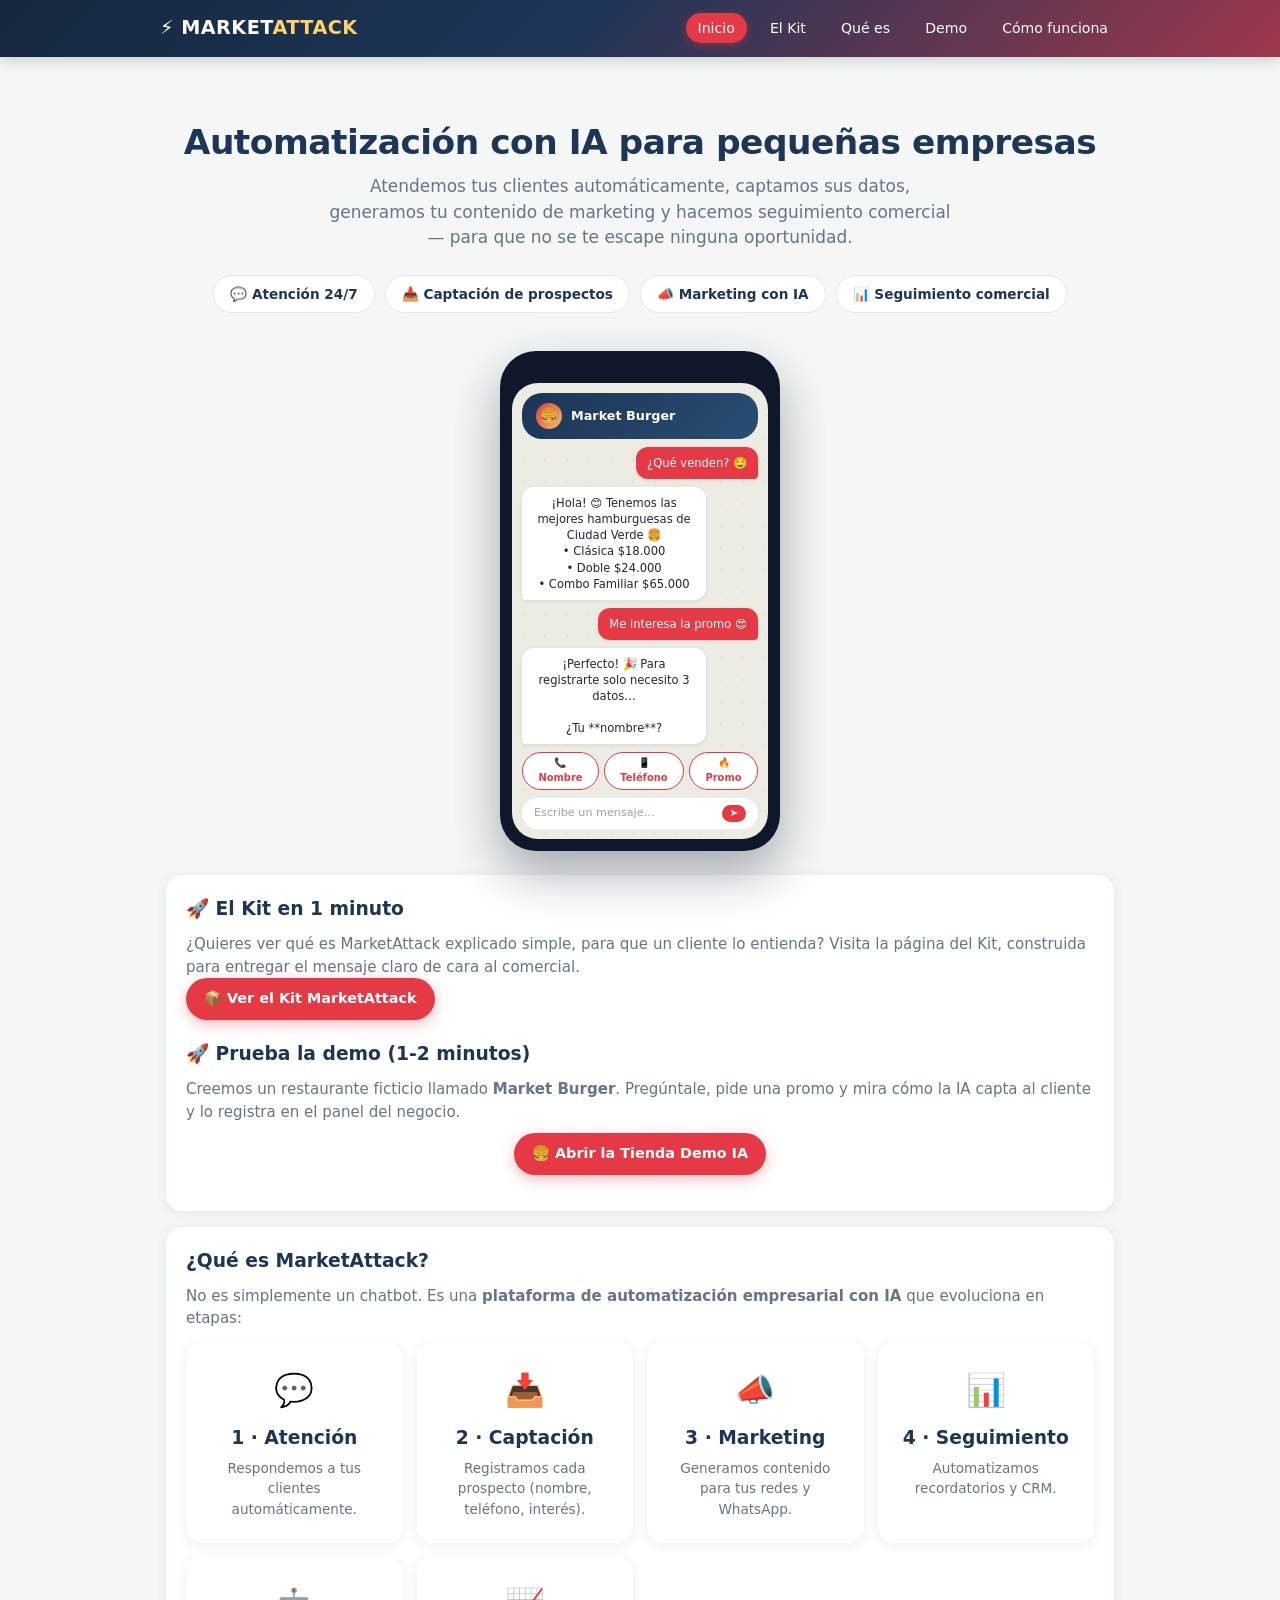
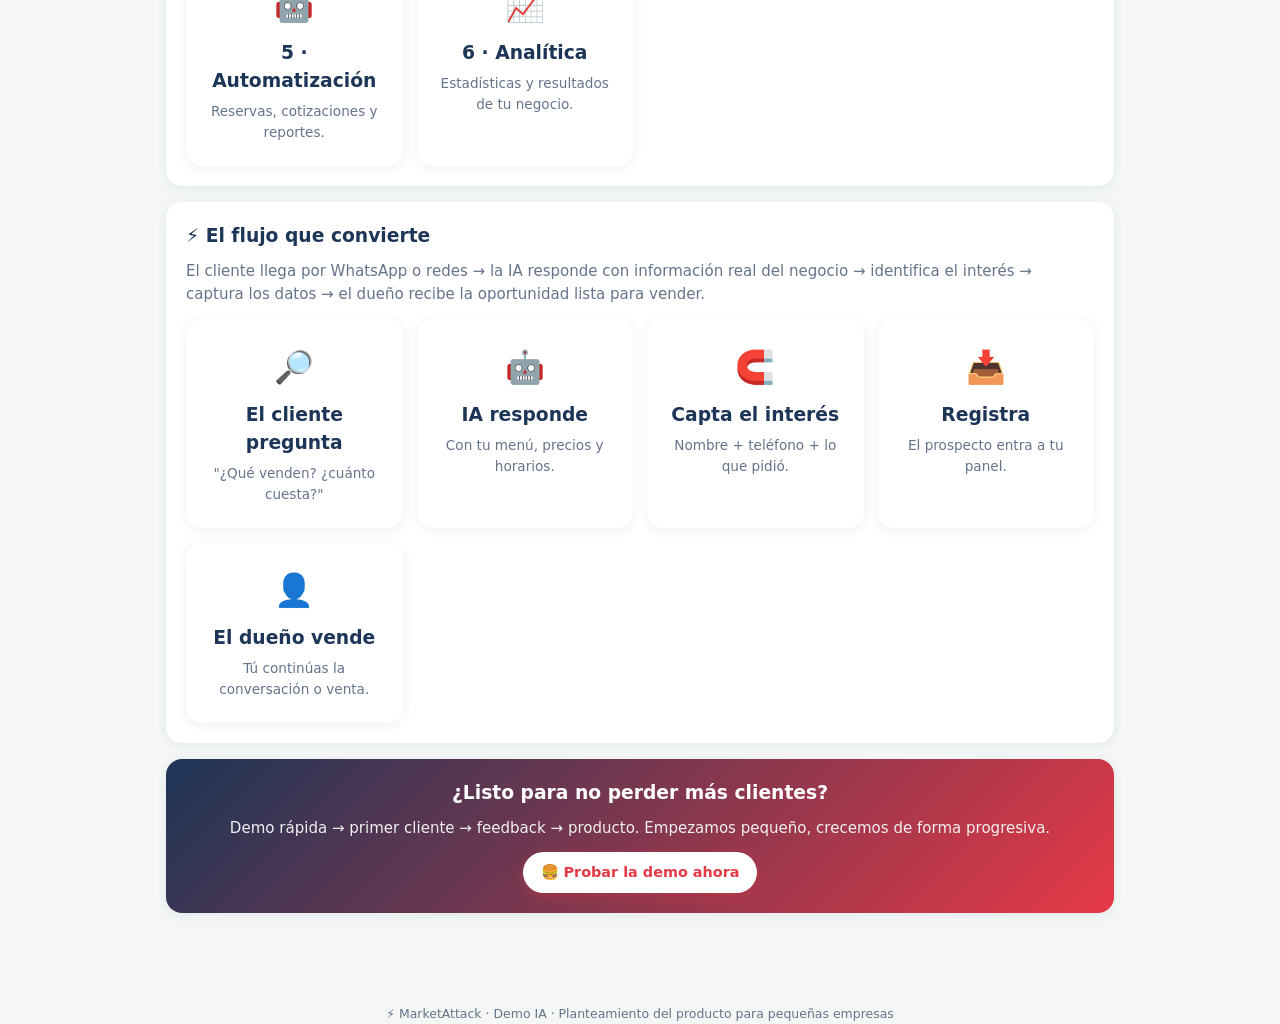
<file: 02_DEMO/index.html>
<!DOCTYPE html>
<html lang="es">
<head>
<meta charset="UTF-8">
<meta name="viewport" content="width=device-width, initial-scale=1.0">
<title>MarketAttack — Automatización empresarial con IA</title>
<link rel="stylesheet" href="assets/style.css">
</head>
<body>

<header>
  <div class="contenedor-header">
    <div class="logo">⚡ MARKET<span>ATTACK</span></div>
    <nav>
      <a href="#inicio" class="activo">Inicio</a>
      <a href="kit.html">El Kit</a>
      <a href="#que-es">Qué es</a>
      <a href="#demo">Demo</a>
      <a href="#como-funciona">Cómo funciona</a>
    </nav>
  </div>
</header>

<div class="contenedor contenedor-ancho">

  <!-- HERO -->
  <section class="hero" id="inicio">
    <h1>Automatización con IA para pequeñas empresas</h1>
    <p>Atendemos tus clientes automáticamente, captamos sus datos, generamos tu contenido de marketing y hacemos seguimiento comercial — para que no se te escape ninguna oportunidad.</p>
    <div class="badges">
      <span class="badge">💬 Atención 24/7</span>
      <span class="badge">📥 Captación de prospectos</span>
      <span class="badge">📣 Marketing con IA</span>
      <span class="badge">📊 Seguimiento comercial</span>
    </div>
    <div class="disp-mockup">
      <div class="telefono">
        <div class="notch"></div>
        <div class="pantalla">
          <div class="mini-cab">
            <div class="av">🍔</div>
            <span>Market Burger</span>
          </div>
          <div class="burbuja-min cliente">¿Qué venden? 🤤</div>
          <div class="burbuja-min">¡Hola! 😊 Tenemos las mejores hamburguesas de Ciudad Verde 🍔<br>• Clásica $18.000<br>• Doble $24.000<br>• Combo Familiar $65.000</div>
          <div class="burbuja-min cliente">Me interesa la promo 😍</div>
          <div class="burbuja-min">¡Perfecto! 🎉 Para registrarte solo necesito 3 datos…<br><br>¿Tu **nombre**?</div>
          <div class="min-chips"><span>📞 Nombre</span><span>📱 Teléfono</span><span>🔥 Promo</span></div>
          <div class="min-campo"><span>Escribe un mensaje…</span><b>➤</b></div>
        </div>
      </div>
    </div>
  </section>

  <!-- DEMO -->
  <section id="demo" class="panel-card">
    <h3>🚀 El Kit en 1 minuto</h3>
    <p>¿Quieres ver qué es MarketAttack explicado simple, para que un cliente lo entienda? Visita la página del Kit, construida para entregar el mensaje claro de cara al comercial.</p>
    <a class="tab activo" href="kit.html" style="display:inline-block;">📦 Ver el Kit MarketAttack</a>
    <h3 style="margin-top:20px;">🚀 Prueba la demo (1-2 minutos)</h3>
    <p>Creemos un restaurante ficticio llamado <strong>Market Burger</strong>. Pregúntale, pide una promo y mira cómo la IA capta al cliente y lo registra en el panel del negocio.</p>
    <div class="tabs" style="justify-content:center;">
      <a class="tab activo" href="tienda.html">🍔 Abrir la Tienda Demo IA</a>
    </div>
  </section>

  <!-- QUÉ ES -->
  <section id="que-es" class="panel-card">
    <h3>¿Qué es MarketAttack?</h3>
    <p>No es simplemente un chatbot. Es una <strong>plataforma de automatización empresarial con IA</strong> que evoluciona en etapas:</p>
    <div class="grid-demo" style="margin-top:12px;">
      <div class="card-demo"><div class="icono">💬</div><h3>1 · Atención</h3><p>Respondemos a tus clientes automáticamente.</p></div>
      <div class="card-demo"><div class="icono">📥</div><h3>2 · Captación</h3><p>Registramos cada prospecto (nombre, teléfono, interés).</p></div>
      <div class="card-demo"><div class="icono">📣</div><h3>3 · Marketing</h3><p>Generamos contenido para tus redes y WhatsApp.</p></div>
      <div class="card-demo"><div class="icono">📊</div><h3>4 · Seguimiento</h3><p>Automatizamos recordatorios y CRM.</p></div>
      <div class="card-demo"><div class="icono">🤖</div><h3>5 · Automatización</h3><p>Reservas, cotizaciones y reportes.</p></div>
      <div class="card-demo"><div class="icono">📈</div><h3>6 · Analítica</h3><p>Estadísticas y resultados de tu negocio.</p></div>
    </div>
  </section>

  <!-- CÓMO FUNCIONA -->
  <section id="como-funciona" class="panel-card">
    <h3>⚡ El flujo que convierte</h3>
    <p style="margin-bottom:14px;">El cliente llega por WhatsApp o redes → la IA responde con información real del negocio → identifica el interés → captura los datos → el dueño recibe la oportunidad lista para vender.</p>
    <div class="grid-demo">
      <div class="card-demo"><div class="icono">🔎</div><h3>El cliente pregunta</h3><p>"¿Qué venden? ¿cuánto cuesta?"</p></div>
      <div class="card-demo"><div class="icono">🤖</div><h3>IA responde</h3><p>Con tu menú, precios y horarios.</p></div>
      <div class="card-demo"><div class="icono">🧲</div><h3>Capta el interés</h3><p>Nombre + teléfono + lo que pidió.</p></div>
      <div class="card-demo"><div class="icono">📥</div><h3>Registra</h3><p>El prospecto entra a tu panel.</p></div>
      <div class="card-demo"><div class="icono">👤</div><h3>El dueño vende</h3><p>Tú continúas la conversación o venta.</p></div>
    </div>
  </section>

  <!-- CTA -->
  <section class="panel-card" style="text-align:center; background:linear-gradient(135deg, var(--oscuro), var(--primario)); color:#fff;">
    <h3 style="color:#fff;">¿Listo para no perder más clientes?</h3>
    <p style="color:#f0f0f0;">Demo rápida → primer cliente → feedback → producto. Empezamos pequeño, crecemos de forma progresiva.</p>
    <div class="tabs" style="justify-content:center; padding:12px 0 0 0;">
      <a class="tab activo" href="tienda.html" style="background:#fff;color:var(--primario);">🍔 Probar la demo ahora</a>
    </div>
  </section>

</div>

<div class="footer-demo">⚡ MarketAttack · Demo IA · Planteamiento del producto para pequeñas empresas</div>

</body>
</html>
</file>
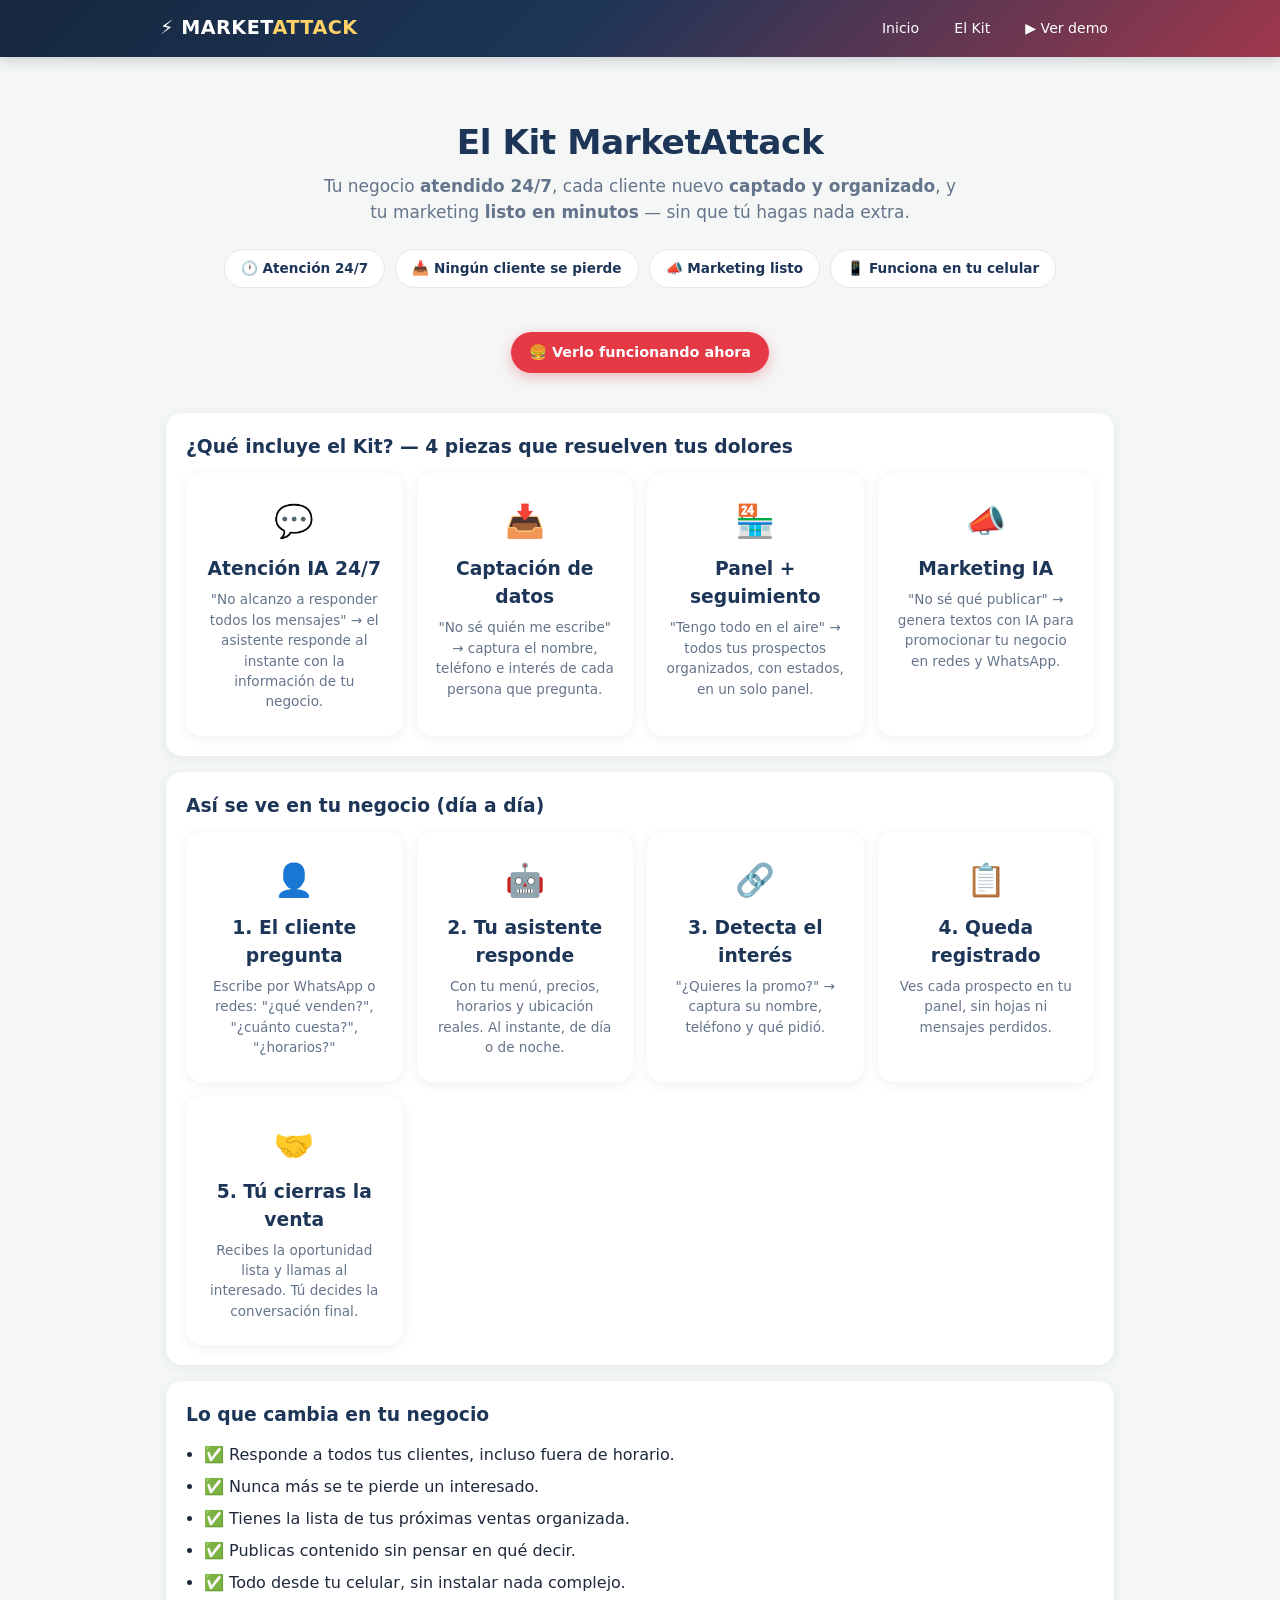
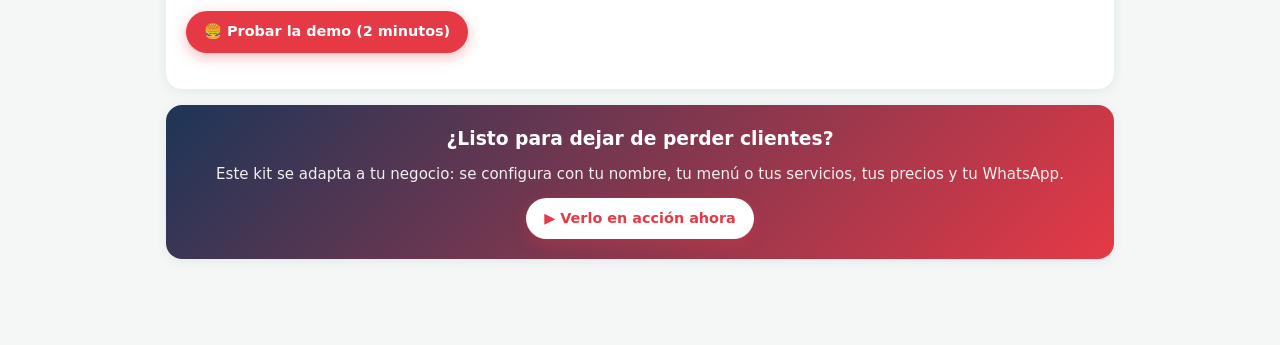
<file: 02_DEMO/kit.html>
<!DOCTYPE html>
<html lang="es">
<head>
<meta charset="UTF-8">
<meta name="viewport" content="width=device-width, initial-scale=1.0">
<title>Kit MarketAttack · Para clientes</title>
<link rel="stylesheet" href="assets/style.css">
</head>
<body>

<header>
  <div class="contenedor-header">
    <div class="logo">⚡ MARKET<span>ATTACK</span></div>
    <nav>
      <a href="index.html">Inicio</a>
      <a href="#">El Kit</a>
      <a href="tienda.html">▶ Ver demo</a>
    </nav>
  </div>
</header>

<div class="contenedor contenedor-ancho">

  <!-- HERO -->
  <section class="hero" id="kit">
    <h1>El Kit MarketAttack</h1>
    <p>Tu negocio <strong>atendido 24/7</strong>, cada cliente nuevo <strong>captado y organizado</strong>, y tu marketing <strong>listo en minutos</strong> — sin que tú hagas nada extra.</p>
    <div class="badges">
      <span class="badge">🕐 Atención 24/7</span>
      <span class="badge">📥 Ningún cliente se pierde</span>
      <span class="badge">📣 Marketing listo</span>
      <span class="badge">📱 Funciona en tu celular</span>
    </div>
    <div class="tabs" style="justify-content:center; padding-top:16px;">
      <a class="tab activo" href="tienda.html">🍔 Verlo funcionando ahora</a>
    </div>
  </section>

  <!-- LAS 4 PIEZAS -->
  <section class="panel-card">
    <h3>¿Qué incluye el Kit? — 4 piezas que resuelven tus dolores</h3>
    <div class="grid-demo" style="margin-top:12px;">
      <div class="card-demo"><div class="icono">💬</div><h3>Atención IA 24/7</h3><p>"No alcanzo a responder todos los mensajes" → el asistente responde al instante con la información de tu negocio.</p></div>
      <div class="card-demo"><div class="icono">📥</div><h3>Captación de datos</h3><p>"No sé quién me escribe" → captura el nombre, teléfono e interés de cada persona que pregunta.</p></div>
      <div class="card-demo"><div class="icono">🏪</div><h3>Panel + seguimiento</h3><p>"Tengo todo en el aire" → todos tus prospectos organizados, con estados, en un solo panel.</p></div>
      <div class="card-demo"><div class="icono">📣</div><h3>Marketing IA</h3><p>"No sé qué publicar" → genera textos con IA para promocionar tu negocio en redes y WhatsApp.</p></div>
    </div>
  </section>

  <!-- CÓMO FUNCIONA EN LA PRÁCTICA -->
  <section class="panel-card">
    <h3>Así se ve en tu negocio (día a día)</h3>
    <div class="grid-demo" style="margin-top:12px;">
      <div class="card-demo"><div class="icono">👤</div><h3>1. El cliente pregunta</h3><p>Escribe por WhatsApp o redes: "¿qué venden?", "¿cuánto cuesta?", "¿horarios?"</p></div>
      <div class="card-demo"><div class="icono">🤖</div><h3>2. Tu asistente responde</h3><p>Con tu menú, precios, horarios y ubicación reales. Al instante, de día o de noche.</p></div>
      <div class="card-demo"><div class="icono">🔗</div><h3>3. Detecta el interés</h3><p>"¿Quieres la promo?" → captura su nombre, teléfono y qué pidió.</p></div>
      <div class="card-demo"><div class="icono">📋</div><h3>4. Queda registrado</h3><p>Ves cada prospecto en tu panel, sin hojas ni mensajes perdidos.</p></div>
      <div class="card-demo"><div class="icono">🤝</div><h3>5. Tú cierras la venta</h3><p>Recibes la oportunidad lista y llamas al interesado. Tú decides la conversación final.</p></div>
    </div>
  </section>

  <!-- QUÉ OBTIENES -->
  <section class="panel-card">
    <h3>Lo que cambia en tu negocio</h3>
    <ul style="line-height:2; padding-left:18px;">
      <li>✅ Responde a todos tus clientes, incluso fuera de horario.</li>
      <li>✅ Nunca más se te pierde un interesado.</li>
      <li>✅ Tienes la lista de tus próximas ventas organizada.</li>
      <li>✅ Publicas contenido sin pensar en qué decir.</li>
      <li>✅ Todo desde tu celular, sin instalar nada complejo.</li>
    </ul>
    <div class="tabs" style="padding-top:12px;">
      <a class="tab activo" href="tienda.html">🍔 Probar la demo (2 minutos)</a>
    </div>
  </section>

  <!-- SE APRUEBA RÁPIDO -->
  <section class="panel-card" style="text-align:center; background:linear-gradient(135deg, var(--oscuro), var(--primario)); color:#fff;">
    <h3 style="color:#fff;">¿Listo para dejar de perder clientes?</h3>
    <p style="color:#f0f0f0;">Este kit se adapta a tu negocio: se configura con tu nombre, tu menú o tus servicios, tus precios y tu WhatsApp.</p>
    <div class="tabs" style="justify-content:center; padding:12px 0 0 0;">
      <a class="tab activo" href="tienda.html" style="background:#fff;color:var(--primario);">▶ Verlo en acción ahora</a>
    </div>
  </section>

</div>

</body>
</html>
</file>
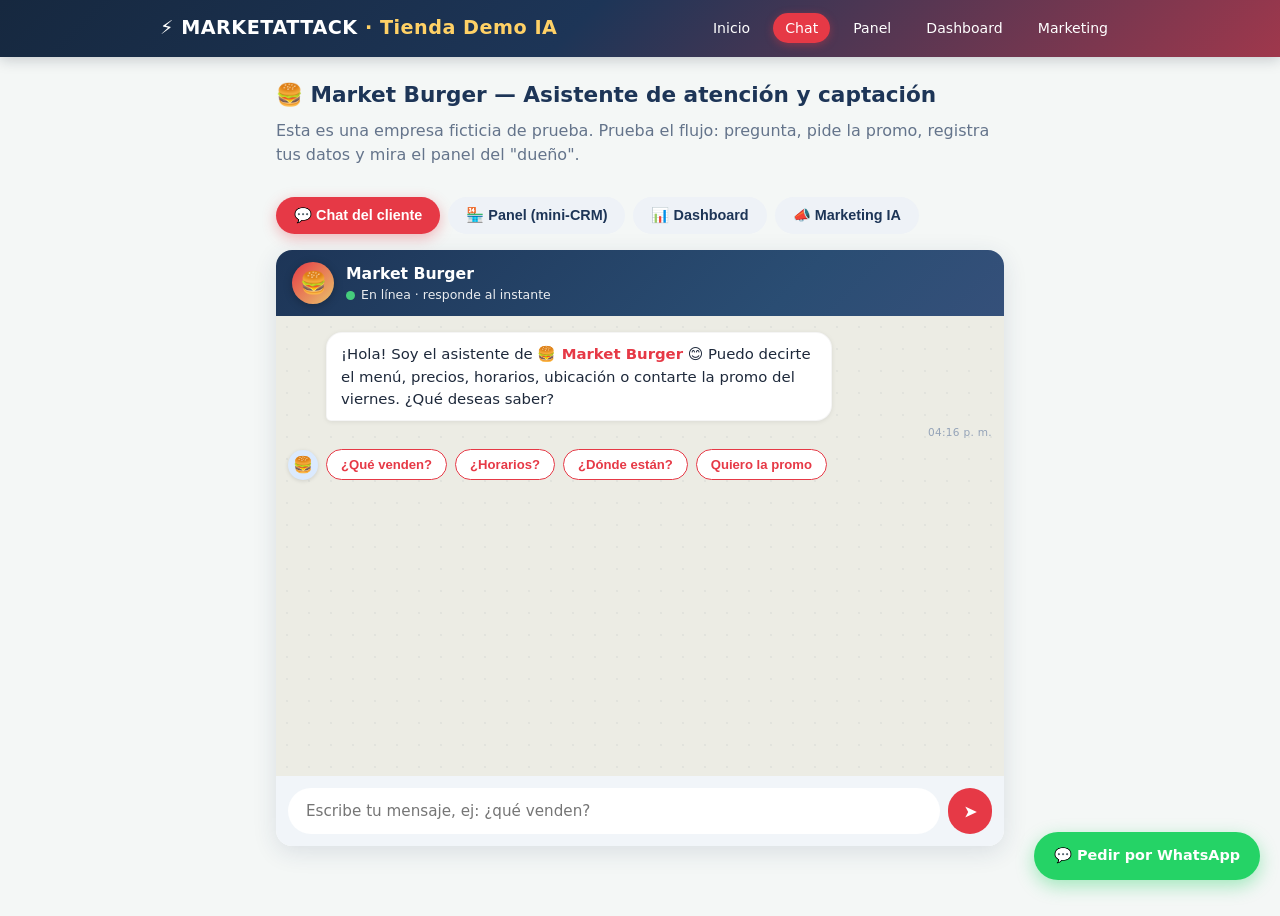
<file: 02_DEMO/tienda.html>
<!DOCTYPE html>
<html lang="es">
<head>
<meta charset="UTF-8">
<meta name="viewport" content="width=device-width, initial-scale=1.0">
<title>MarketAttack · Demo — {NOMBRE}</title>
<link rel="stylesheet" href="assets/style.css">
</head>
<body>

<header>
  <div class="contenedor-header">
    <div class="logo">⚡ MARKETATTACK <span>· Tienda Demo IA</span></div>
    <nav>
      <a href="index.html">Inicio</a>
      <a href="#chat" class="activo">Chat</a>
      <a href="#panel">Panel</a>
      <a href="#dashboard">Dashboard</a>
      <a href="#marketing">Marketing</a>
    </nav>
  </div>
</header>

<div class="contenedor">

  <h1 class="titulo-seccion">🍔 Market Burger — Asistente de atención y captación</h1>
  <p class="subtitulo-seccion">Esta es una empresa ficticia de prueba. Prueba el flujo: pregunta, pide la promo, registra tus datos y mira el panel del "dueño".</p>

  <!-- TABS -->
  <div class="tabs" id="tabs" role="tablist">
    <button class="tab activo" data-tab="chat">💬 Chat del cliente</button>
    <button class="tab" data-tab="panel">🏪 Panel (mini-CRM)</button>
    <button class="tab" data-tab="dashboard">📊 Dashboard</button>
    <button class="tab" data-tab="marketing">📣 Marketing IA</button>
  </div>

  <!-- PESTAÑA CHAT -->
  <div class="pestana activa" id="chat">
    <div class="ventana-chat">
      <div class="cabecera-chat">
        <div class="avatar">🍔</div>
        <div class="datos">
          <div class="nombre">Market Burger</div>
          <div class="estado-sitio"><span class="punto-en-linea"></span> En línea · responde al instante</div>
        </div>
      </div>
      <div class="chat" id="chat-canvas"></div>
      <div class="campo-chat">
        <input type="text" id="entrada" placeholder="Escribe tu mensaje, ej: ¿qué venden?" autocomplete="off">
        <button class="boton accion" onclick="enviarMensaje()" title="Enviar">➤</button>
      </div>
    </div>
  </div>

  <!-- PESTAÑA PANEL -->
  <div class="pestana" id="panel">
    <div class="panel-card">
      <h3>📥 Prospectos captados por el chat</h3>
      <div class="filtros" id="filtros">
        <button class="boton secundario" onclick="filtrar('todos')">Todos</button>
        <button class="boton secundario" onclick="filtrar('nuevo')">Nuevos</button>
        <button class="boton secundario" onclick="filtrar('contactado')">Contactados</button>
        <button class="boton secundario" onclick="filtrar('vendido')">Vendidos</button>
      </div>
      <ul class="lista-prospectos" id="lista-prospectos">
        <li class="vacio">Aún no hay prospectos. Pide una promo en el chat para captar el primero.</li>
      </ul>
      <button class="boton exito" onclick="exportarCSV()">⬇ Exportar CSV</button>
      <button class="boton" onclick="limpiarProspectos()" style="margin-left:8px;background:#e63946;">Eliminar todos (demo)</button>
    </div>
    <div class="panel-card">
      <h3>💡 Para probar la demo</h3>
      <p>1. Ve a la pestaña 💬 Chat.<br>
         2. Escribe: <em>"¿qué venden?"</em>, <em>"¿horarios?"</em> o directamente <em>"quiero la promo"</em>.<br>
         3. Responde con un nombre, luego un teléfono y luego tu interés.<br>
         4. Vuelve aquí: verás el prospecto registrado y podrás cambiar su estado (Nuevo → Contactado → Vendido).</p>
    </div>
  </div>

  <!-- PESTAÑA DASHBOARD -->
  <div class="pestana" id="dashboard">
    <h2 class="titulo-seccion">📊 Dashboard del negocio</h2>
    <div class="grid-metricas" id="metricas"></div>
    <div class="panel-card">
      <h3>📈 Entendiendo el valor para el dueño</h3>
      <p>En un negocio real, estas cifras llegan solas: cuántos conversaron, cuántos dejaron sus datos y cuántos se convirtieron en venta. Eso es lo que MarketAttack visibiliza automáticamente.</p>
    </div>
  </div>

  <!-- PESTAÑA MARKETING -->
  <div class="pestana" id="marketing">
    <div class="panel-card">
      <h3>📣 Genera contenido desde una idea</h3>
      <p>Escribe una promoción o noticia y MarketAttack genera textos para cada canal. Ejemplo: <em>"Tenemos promoción de hamburguesa + bebida por $25.000 este viernes"</em>. <small style="color:#777;">(Demo con plantillas, la IA real llega en V4)</small></p>
      <div class="gen-area">
        <textarea id="idea-input" rows="3" placeholder="Describe tu promoción o novedad..."></textarea>
        <button class="boton" onclick="generarMarketing()">✨ Generar contenido</button>
      </div>
      <div class="resultados-gen" id="resultados-gen"></div>
    </div>
  </div>

</div>

<a class="wa-flotante" href="https://wa.me/573209226563" target="_blank" rel="noopener">💬 Pedir por WhatsApp</a>

<script src="assets/demo.js"></script>
<script>
/* ============ ESTADO LOCAL DE LA PÁGINA ============ */
let intencionActual = "";
let ultimoTextoCliente = "";

/* ============ ALMACENAMIENTO (usa la base del CLIENTE) ============ */
function leerProspectosLocal() {
  return MarketAttack.leerProspectos();
}

function buscarPorId(lista, id) {
  return lista.find(p => p.id === id);
}

/* ============ CHAT ============ */
function horaActual() {
  return new Date().toLocaleTimeString("es-CO", { hour: "2-digit", minute: "2-digit" });
}

function agregarMensaje(tipo, texto, conChips, conEscribiendo) {
  const chat = document.getElementById("chat-canvas");
  const div = document.createElement("div");
  div.className = "msg " + tipo;

  if (tipo === "ia" || tipo === "sistema") {
    const avatar = document.createElement("div");
    avatar.className = "avatar-msg";
    avatar.textContent = "🍔";
    div.appendChild(avatar);
  }

  const col = document.createElement("div");
  col.style.maxWidth = "100%";

  const burbuja = document.createElement("div");
  burbuja.className = "burbuja";
  burbuja.innerHTML = escapar(texto)
    .replace(/\*\*(.+?)\*\*/g, "<b>$1</b>")
    .replace(/\n/g, "<br>");
  col.appendChild(burbuja);

  const hora = document.createElement("span");
  hora.className = "hora";
  hora.textContent = horaActual();
  col.appendChild(hora);

  div.appendChild(col);
  chat.appendChild(div);

  if (tipo === "cliente") {
    const avatar = document.createElement("div");
    avatar.className = "avatar-msg";
    avatar.textContent = "👤";
    div.appendChild(avatar);
  }

  if (conChips && Array.isArray(conChips) && conChips.length) {
    const chips = document.createElement("div");
    chips.className = "acciones-rapidas";
    conChips.forEach(op => {
      const b = document.createElement("button");
      b.className = "chip";
      b.textContent = op;
      b.onclick = () => { agregarMensaje("cliente", op); procesarConsulta(op); };
      chips.appendChild(b);
    });
    col.appendChild(chips);
  }

  chat.scrollTop = chat.scrollHeight;
  return div;
}

function mostrarEscribiendo() {
  const chat = document.getElementById("chat-canvas");
  const div = document.createElement("div");
  div.className = "msg ia escribiendo-msg";
  const avatar = document.createElement("div");
  avatar.className = "avatar-msg";
  avatar.textContent = "🍔";
  div.appendChild(avatar);
  const burbuja = document.createElement("div");
  burbuja.className = "burbuja escribiendo";
  for (let i = 0; i < 3; i++) {
    const punto = document.createElement("span");
    punto.className = "punto";
    burbuja.appendChild(punto);
  }
  div.appendChild(burbuja);
  chat.appendChild(div);
  chat.scrollTop = chat.scrollHeight;
  return div;
}

function escapar(t) {
  const d = document.createElement("div");
  d.textContent = t;
  return d.innerHTML;
}

function procesarConsulta(texto) {
  ultimoTextoCliente = texto;
  responderConEspera();
}

function responderConEspera() {
  const espera = mostrarEscribiendo();
  const retraso = 700 + Math.random() * 500;
  setTimeout(() => {
    espera.remove();
    procesarRespuestaInterna();
  }, retraso);
}

function respuestaIA(texto, chips) {
  responderConEsperaCon(texto, chips);
}

function responderConEsperaCon(iaTexto, chips) {
  const espera = mostrarEscribiendo();
  setTimeout(() => {
    espera.remove();
    agregarMensaje("ia", iaTexto, chips);
  }, 600 + Math.random() * 400);
}

function procesarRespuestaInterna() {
  const texto = ultimoTextoCliente || "";

  // Si estamos capturando datos, el flujo es estricto
  if (etapaCaptura) {
    manejarCaptura(texto);
    return;
  }

  const intencion = detectarIntencion(texto);
  intencionActual = intencion;
  const respuesta = responderConIntencion(intencion, texto);
  if (respuesta) {
    agregarMensaje("ia", respuesta, sugerencias(intencion));
  }
}

function sugerencias(intencion) {
  if (!intencion) {
    // Primera interacción: ayudamos a romper el hielo
    return ["¿Qué venden?", "¿Horarios?", "¿Dónde están?", "Quiero la promo"];
  }
  switch (intencion) {
    case "menu": return ["Quiero la promo", "¿Hacen domicilios?", "¿Cuánto demora el reparto?"];
    case "promocion": return [];
    case "saludo": return ["¿Qué venden?", "Quiero la promo", "¿Horarios?"];
    case "pedido": return ["Me interesa el combo familiar", "¿Aceptan tarjeta?"];
    case "pago": return ["Hace un pedido", "Quiero la promo"];
    default: return [];
  }
}

function manejarCaptura(texto) {
  if (etapaCaptura === "nombre") {
    if (texto.trim().length < 2) {
      respuestaIA("Disculpa, ¿cuál es tu nombre? 😊");
      return;
    }
    prospectoParcial.nombre = texto.trim();
    etapaCaptura = "telefono";
    respuestaIA("¡Gracias " + prospectoParcial.nombre + "! 📱 Ahora me compartes tu **NÚMERO DE CELULAR** para contactarte.");
    return;
  }
  if (etapaCaptura === "telefono") {
    const num = extraerNumero(texto);
    if (!num) {
      respuestaIA("Ese número no parece valido 😅. Solo necesito tus dígitos para contactarte. ¿Me lo repites?");
      return;
    }
    prospectoParcial.telefono = num;
    etapaCaptura = "interes";
    respuestaIA("¡Genial! 🎉 Y para terminar: ¿qué es lo que más te interesa de " + MarketAttack.CLIENTE.nombreComercial + "? (ej: la promo del viernes, un combo, el domicilio...)");
    return;
  }
  if (etapaCaptura === "interes") {
    prospectoParcial.interesResumen = texto.trim() || "";
    guardarProspectoLocal();
  }
}

function guardarProspectoLocal() {
  const lista = leerProspectosLocal();
  lista.forEach((p, i) => { if (!p.id) p.id = Date.now() + "-" + i; });
  const nuevo = {
    id: Date.now() + "-" + lista.length,
    ...prospectoParcial,
    estado: "nuevo",
    fecha: new Date().toLocaleString("es-CO")
  };
  lista.push(nuevo);
  MarketAttack.guardarListaProspectos(lista);
  const nombre = prospectoParcial.nombre;
  etapaCaptura = null;
  prospectoParcial = {};
  respuestaIA("✅ ¡Listo " + nombre + "! Tu información quedó registrada y el restaurante ya recibió tu oportunidad. En breve te contactamos por WhatsApp. ¡Gracias por preferir " + MarketAttack.CLIENTE.nombreComercial + "! 🍔");
  actualizarPanel();
  actualizarDashboard();
}

function enviarMensaje() {
  const input = document.getElementById("entrada");
  const texto = input.value.trim();
  if (!texto) return;
  agregarMensaje("cliente", texto);
  input.value = "";
  procesarConsulta(texto);
}

/* ============ PANEL (mini-CRM) ============ */
let filtroActual = "todos";

function actualizarPanel() {
  const lista = MarketAttack.idsUnicos();
  const ul = document.getElementById("lista-prospectos");
  ul.innerHTML = "";
  const filtrada = filtroActual === "todos" ? lista : lista.filter(p => p.estado === filtroActual);

  if (filtrada.length === 0) {
    ul.innerHTML = '<li class="vacio">No hay prospectos' + (filtroActual !== "todos" ? " en este estado" : "") + '.</li>';
    return;
  }

  const etiquetas = { nuevo: "Nuevo", contactado: "Contactado", vendido: "Vendido" };

  filtrada.forEach(p => {
    const li = document.createElement("li");
    li.innerHTML =
      '<div class="info"><strong>' + escapar(p.nombre || "Sin nombre") + '</strong> — ' +
      escapar(p.telefono || "-") + '<br><small style="color:#777;">Interés: ' +
      escapar(p.interes || p.interesResumen || "-") + ' · ' + escapar(p.fecha || "-") + '</small></div>';

    const sel = document.createElement("select");
    sel.className = "estado " + p.estado;
    Object.keys(etiquetas).forEach(k => {
      const opt = document.createElement("option");
      opt.value = k;
      opt.textContent = etiquetas[k];
      if (k === p.estado) opt.selected = true;
      sel.appendChild(opt);
    });
    sel.onchange = () => {
      sel.className = "estado " + sel.value;
      MarketAttack.cambiarEstadoProspecto(p.id, sel.value);
      actualizarDashboard();
    };

    const btn = document.createElement("button");
    btn.textContent = "✕";
    btn.onclick = () => { MarketAttack.eliminarProspecto(p.id); actualizarPanel(); actualizarDashboard(); };
    btn.style.cssText = "border:none;background:transparent;cursor:pointer;color:#e63946;font-weight:700;";

    const ctrl = document.createElement("div");
    ctrl.style.cssText = "display:flex;gap:6px;align-items:center;";
    ctrl.appendChild(sel);
    ctrl.appendChild(btn);
    li.appendChild(ctrl);
    ul.appendChild(li);
  });
}

function filtrar(estado) {
  filtroActual = estado;
  document.querySelectorAll("#filtros .boton").forEach(b => b.removeAttribute("style"));
  actualizarPanel();
}

function exportarCSV() {
  const lista = MarketAttack.idsUnicos();
  if (!lista.length) { alert("No hay prospectos para exportar."); return; }
  const filas = [["Nombre", "Teléfono", "Interés", "Estado", "Fecha"]];
  lista.forEach(p => filas.push([p.nombre, p.telefono, p.interes || "", p.estado, p.fecha]));
  const csv = "\uFEFF" + filas.map(f => f.map(c => '"' + String(c).replace(/"/g, '""') + '"').join(",")).join("\n");
  const blob = new Blob([csv], { type: "text/csv;charset=utf-8;" });
  const a = document.createElement("a");
  a.href = URL.createObjectURL(blob);
  a.download = "prospectos_" + MarketAttack.CLIENTE.nombreInterno + ".csv";
  a.click();
  URL.revokeObjectURL(a.href);
}

function limpiarProspectos() {
  if (!confirm("¿Seguro que quieres eliminar todos los prospectos de la demo?")) return;
  MarketAttack.limpiarProspectos();
  actualizarPanel();
  actualizarDashboard();
}

/* ============ DASHBOARD ============ */
function actualizarDashboard() {
  const lista = MarketAttack.idsUnicos();
  const nuevos = lista.filter(p => p.estado === "nuevo").length;
  const contactados = lista.filter(p => p.estado === "contactado").length;
  const vendidos = lista.filter(p => p.estado === "vendido").length;
  const total = lista.length;
  const conversion = total ? Math.round((vendidos / total) * 100) : 0;

  const c = document.getElementById("metricas");
  c.innerHTML = [
    { n: total, e: "Prospectos totales" },
    { n: nuevos, e: "Nuevos por atender" },
    { n: contactados, e: "Contactados" },
    { n: vendidos, e: "Vendidos" },
    { n: conversion + "%", e: "Conversión" }
  ].map(m => '<div class="metrica"><div class="numero">' + m.n + '</div><div class="etiqueta">' + m.e + "</div></div>").join("");
}

/* ============ MARKETING ============ */
function generarMarketing() {
  const idea = document.getElementById("idea-input").value.trim();
  if (!idea) { alert("Escribe primero la promoción o novedad."); return; }
  const textos = MarketAttack.generarContenido(idea);
  const cont = document.getElementById("resultados-gen");
  cont.innerHTML = "";
  textos.forEach(t => {
    const div = document.createElement("div");
    div.className = "gen-bloque";
    div.innerHTML = '<h4>' + t.canal + '</h4><textarea rows="4" readonly>' + escapar(t.texto) + '</textarea><button class="boton" style="margin-top:8px;" onclick="copiarTexto(this)">📋 Copiar</button>';
    cont.appendChild(div);
  });
  cont.insertAdjacentHTML("afterbegin",
    '<div class="gen-bloque" style="background:#eafaf1;border:1px solid #a9dfbf;"><span class="verde">✓ Generado por MarketAttack.</span> Recuerden: IA genera → humano revisa → humano aprueba → se publica. <small style="color:#777;">(Demo con plantillas, no es IA real aún)</small></div>');
}

function copiarTexto(btn) {
  const ta = btn.parentElement.querySelector("textarea");
  ta.select();
  document.execCommand("copy");
  btn.textContent = "✓ Copiado";
  setTimeout(() => btn.textContent = "📋 Copiar", 1500);
}

/* ============ TABS ============ */
(function tabs() {
  const tabs = document.querySelectorAll(".tab");
  const pestanas = document.querySelectorAll(".pestana");
  tabs.forEach(tab => {
    tab.addEventListener("click", () => {
      tabs.forEach(t => t.classList.remove("activo"));
      pestanas.forEach(p => p.classList.remove("activa"));
      tab.classList.add("activo");
      document.getElementById(tab.dataset.tab).classList.add("activa");
    });
  });
})();

/* ============ INICIO ============ */
(function iniciar() {
  actualizarPanel();
  actualizarDashboard();
  const sugerencias = ["¿Qué venden?", "¿Horarios?", "¿Dónde están?", "Quiero la promo"];
  agregarMensaje("ia", "¡Hola! Soy el asistente de **🍔 " + MarketAttack.CLIENTE.nombreComercial + "** 😊 Puedo decirte el menú, precios, horarios, ubicación o contarte la promo del viernes. ¿Qué deseas saber?", sugerencias);
  document.getElementById("entrada").addEventListener("keydown", e => { if (e.key === "Enter") enviarMensaje(); });
})();
</script>

</body>
</html>
</file>
<file: 02_DEMO/assets/style.css>
:root {
  --primario: #e63946;
  --primario-dark: #ca2f3c;
  --oscuro: #1d3557;
  --fondo: #f4f7f6;
  --fondo-suave: #f8f9fa;
  --exito: #2a9d8f;
  --exito-dark: #21867a;
  --whatsapp: #25d366;
  --warning: #e9c46a;
  --gris: #64748b;
  --borde: #e2e8f0;
  --radio: 16px;
  --radio-sm: 10px;
  --sombra: 0 2px 12px rgba(29, 53, 87, 0.08);
  --sombra-md: 0 6px 24px rgba(29, 53, 87, 0.12);
  --chat-fondo: #ecece4;
  --trans: 0.22s cubic-bezier(0.4, 0, 0.2, 1);
}

* { box-sizing: border-box; margin: 0; padding: 0; }

html { scroll-behavior: smooth; }

body {
  font-family: 'Segoe UI', system-ui, -apple-system, Roboto, Arial, sans-serif;
  background: var(--fondo);
  color: #1e293b;
  min-height: 100vh;
  line-height: 1.5;
}

a { color: inherit; }

/* ============ HEADER / NAV ============ */
header {
  background: linear-gradient(135deg, #16283f 0%, var(--oscuro) 45%, var(--primario) 130%);
  color: #fff;
  padding: 14px 20px;
  position: sticky;
  top: 0;
  z-index: 50;
  box-shadow: 0 2px 14px rgba(15, 23, 42, 0.22);
  backdrop-filter: blur(6px);
}

.contenedor-header {
  max-width: 960px;
  margin: 0 auto;
  display: flex;
  align-items: center;
  justify-content: space-between;
  gap: 10px;
  flex-wrap: wrap;
}

.logo {
  font-size: 1.2rem;
  font-weight: 800;
  letter-spacing: 0.5px;
  cursor: pointer;
}

.logo span { color: #ffd166; }

nav a {
  color: #fff;
  text-decoration: none;
  margin-left: 6px;
  font-size: 0.88rem;
  padding: 7px 12px;
  border-radius: 30px;
  transition: background var(--trans), transform var(--trans);
}

nav a:hover { background: rgba(255, 255, 255, 0.16); }
nav a.activo { background: var(--primario); box-shadow: 0 2px 8px rgba(230, 57, 70, 0.4); }

/* ============ ESTRUCTURA ============ */
.contenedor {
  max-width: 760px;
  margin: 0 auto;
  padding: 22px 16px 70px;
}

.contenedor-ancho { max-width: 980px; }

.titulo-seccion { color: var(--oscuro); font-size: 1.35rem; margin-bottom: 8px; }
.subtitulo-seccion { color: var(--gris); margin-bottom: 20px; }

/* ============ TABS ============ */
.tabs {
  display: flex;
  gap: 8px;
  padding: 10px 0 16px;
  flex-wrap: wrap;
}

.tab, .tabs > a.tab {
  border: none;
  padding: 10px 18px;
  border-radius: 30px;
  cursor: pointer;
  background: #eef2f7;
  color: var(--oscuro);
  font-weight: 600;
  font-size: 0.9rem;
  text-decoration: none;
  transition: background var(--trans), transform var(--trans), box-shadow var(--trans);
}

.tab:hover, .tabs > a.tab:hover { background: #e2e8f0; transform: translateY(-1px); }
.tab.activo, .tabs > a.tab.activo { background: var(--primario); color: #fff; box-shadow: 0 4px 14px rgba(230, 57, 70, 0.35); }

.pestana { display: none; }
.pestana.activa { display: block; animation: aparecer 0.28s ease; }

@keyframes aparecer {
  from { opacity: 0; transform: translateY(6px); }
  to { opacity: 1; transform: translateY(0); }
}

/* ============ CHAT (ventana tipo app) ============ */
.ventana-chat {
  background: #fff;
  border-radius: var(--radio);
  box-shadow: var(--sombra-md);
  overflow: hidden;
  display: flex;
  flex-direction: column;
}

.cabecera-chat {
  background: linear-gradient(135deg, var(--oscuro), #2a4d73 70%, #35507a);
  color: #fff;
  padding: 12px 16px;
  display: flex;
  align-items: center;
  gap: 12px;
}

.cabecera-chat .avatar {
  width: 42px;
  height: 42px;
  border-radius: 50%;
  background: linear-gradient(135deg, var(--primario), var(--warning));
  display: flex;
  align-items: center;
  justify-content: center;
  font-size: 1.35rem;
  box-shadow: 0 2px 8px rgba(0, 0, 0, 0.25);
  flex-shrink: 0;
}

.cabecera-chat .datos { flex: 1; min-width: 0; }
.cabecera-chat .nombre { font-weight: 800; font-size: 0.98rem; white-space: nowrap; overflow: hidden; text-overflow: ellipsis; }
.cabecera-chat .estado-sitio { font-size: 0.78rem; opacity: 0.9; display: flex; align-items: center; gap: 6px; }

.punto-en-linea {
  width: 9px;
  height: 9px;
  border-radius: 50%;
  background: #4ade80;
  box-shadow: 0 0 0 0 rgba(74, 222, 128, 0.6);
  animation: pulso 1.8s infinite;
}

@keyframes pulso {
  0% { box-shadow: 0 0 0 0 rgba(74, 222, 128, 0.6); }
  70% { box-shadow: 0 0 0 7px rgba(74, 222, 128, 0); }
  100% { box-shadow: 0 0 0 0 rgba(74, 222, 128, 0); }
}

.chat {
  height: 52vh;
  min-height: 300px;
  max-height: 460px;
  overflow-y: auto;
  background: var(--chat-fondo);
  background-image: radial-gradient(circle, rgba(29, 53, 87, 0.05) 1px, transparent 1px);
  background-size: 22px 22px;
  padding: 16px 12px;
}

/* Scroll fino */
.chat::-webkit-scrollbar { width: 8px; }
.chat::-webkit-scrollbar-track { background: transparent; }
.chat::-webkit-scrollbar-thumb { background: #cbd5e1; border-radius: 20px; }
.chat::-webkit-scrollbar-thumb:hover { background: #94a3b8; }

.msg { margin-bottom: 12px; display: flex; align-items: flex-end; gap: 8px; animation: entrada-msg 0.25s ease; }

@keyframes entrada-msg {
  from { opacity: 0; transform: translateY(8px) scale(0.98); }
  to { opacity: 1; transform: translateY(0) scale(1); }
}

.msg .avatar-msg {
  width: 30px;
  height: 30px;
  border-radius: 50%;
  background: #cbd5e1;
  display: flex;
  align-items: center;
  justify-content: center;
  font-size: 1rem;
  flex-shrink: 0;
  box-shadow: 0 1px 4px rgba(0, 0, 0, 0.12);
}

.msg .burbuja {
  max-width: 76%;
  padding: 10px 14px;
  border-radius: var(--radio);
  font-size: 0.93rem;
  line-height: 1.5;
  white-space: pre-wrap;
  word-break: break-word;
  position: relative;
}

.msg .hora {
  display: block;
  font-size: 0.66rem;
  color: #94a3b8;
  margin-top: 4px;
  text-align: right;
  letter-spacing: 0.3px;
}

.msg.cliente { justify-content: flex-end; }
.msg.cliente .avatar-msg { order: 2; background: #fecaca; }
.msg.cliente .burbuja {
  background: linear-gradient(135deg, var(--primario), var(--primario-dark));
  color: #fff;
  border-bottom-right-radius: 5px;
  box-shadow: 0 2px 8px rgba(230, 57, 70, 0.25);
}

.msg.cliente .hora { color: rgba(255, 255, 255, 0.75); }

.msg.ia { justify-content: flex-start; }
.msg.ia .avatar-msg { background: #dbeafe; }
.msg.ia .burbuja {
  background: #fff;
  color: #1e293b;
  border-bottom-left-radius: 5px;
  box-shadow: 0 1px 5px rgba(0, 0, 0, 0.08);
  border: 1px solid rgba(0, 0, 0, 0.04);
}

.msg.sistema .burbuja {
  background: #fff7e6;
  color: #7c5a00;
  font-size: 0.85rem;
  border: 1px solid #fde68a;
}

.msg.ia .burbuja b, .msg.cliente .burbuja b { color: var(--primario); }
.msg.cliente .burbuja b { color: #ffe9a8; }

/* Indicador "escribiendo…" */
.escribiendo { display: inline-flex; align-items: center; gap: 4px; padding: 14px 16px; }
.escribiendo .punto {
  width: 7px;
  height: 7px;
  border-radius: 50%;
  background: #94a3b8;
  animation: latido 1.2s infinite ease-in-out;
}
.escribiendo .punto:nth-child(2) { animation-delay: 0.15s; }
.escribiendo .punto:nth-child(3) { animation-delay: 0.3s; }

@keyframes latido {
  0%, 60%, 100% { transform: translateY(0); opacity: 0.5; }
  30% { transform: translateY(-4px); opacity: 1; }
}

.acciones-rapidas { display: flex; gap: 8px; flex-wrap: wrap; margin-top: 8px; }

.chip {
  border: 1.5px solid var(--primario);
  background: #fff;
  color: var(--primario);
  padding: 7px 14px;
  border-radius: 30px;
  cursor: pointer;
  font-size: 0.82rem;
  font-weight: 600;
  transition: background var(--trans), color var(--trans), transform var(--trans);
}

.chip:hover { background: var(--primario); color: #fff; transform: translateY(-1px); }

.campo-chat { display: flex; gap: 8px; padding: 12px; background: #f1f5f9; }

.campo-chat input,
.campo-chat textarea {
  flex: 1;
  padding: 12px 16px;
  border: 2px solid transparent;
  border-radius: 30px;
  font-size: 0.95rem;
  font-family: inherit;
  outline: none;
  background: #fff;
  transition: border-color var(--trans), box-shadow var(--trans);
}

.campo-chat input:focus,
.campo-chat textarea:focus {
  border-color: var(--primario);
  box-shadow: 0 0 0 3px rgba(230, 57, 70, 0.15);
}

.boton {
  border: none;
  padding: 11px 22px;
  border-radius: 30px;
  background: var(--primario);
  color: #fff;
  font-weight: 700;
  cursor: pointer;
  transition: background var(--trans), transform var(--trans), box-shadow var(--trans);
  font-size: 0.92rem;
}

.boton:hover { background: var(--primario-dark); transform: translateY(-1px); box-shadow: 0 4px 12px rgba(230, 57, 70, 0.3); }
.boton:active { transform: translateY(0); }
.boton.secundario { background: var(--oscuro); }
.boton.secundario:hover { box-shadow: 0 4px 12px rgba(29, 53, 87, 0.3); }
.boton.exito { background: var(--exito); }
.boton.exito:hover { background: var(--exito-dark); box-shadow: 0 4px 12px rgba(42, 157, 143, 0.3); }
.boton.accion { min-width: 44px; padding: 11px 14px; }
.boton.bloque { width: 100%; }

/* ============ CARDS ============ */
.panel-card {
  background: #fff;
  border-radius: var(--radio);
  box-shadow: var(--sombra);
  padding: 20px;
  margin-bottom: 16px;
  transition: box-shadow var(--trans);
}

.panel-card h3 { color: var(--oscuro); margin-bottom: 10px; }
.panel-card p { color: #64748b; font-size: 0.94rem; }

/* ============ LISTA PROSPECTOS (mini-CRM) ============ */
.filtros { display: flex; gap: 8px; flex-wrap: wrap; margin-bottom: 14px; }

.lista-prospectos { list-style: none; }
.lista-prospectos li {
  background: var(--fondo-suave);
  border: 1px solid var(--borde);
  border-radius: var(--radio-sm);
  padding: 12px 14px;
  margin-bottom: 8px;
  display: flex;
  justify-content: space-between;
  align-items: center;
  gap: 10px;
  flex-wrap: wrap;
  transition: border-color var(--trans), transform var(--trans);
}

.lista-prospectos li:hover { border-color: var(--primario); transform: translateX(2px); }

.lista-prospectos .info { font-size: 0.9rem; }

.estado {
  font-size: 0.72rem;
  padding: 5px 12px;
  border-radius: 20px;
  color: #fff;
  white-space: nowrap;
  border: none;
  cursor: pointer;
  font-weight: 700;
  transition: filter var(--trans);
}
.estado:hover { filter: brightness(0.94); }
.estado.nuevo { background: var(--warning); color: #6b3d00; }
.estado.contactado { background: #457b9d; }
.estado.vendido { background: var(--exito); }

.vacio { color: var(--gris); font-style: italic; text-align: center; padding: 22px; }

/* ============ MARKETING ============ */
.gen-area { display: flex; gap: 10px; flex-direction: column; }

.gen-area textarea {
  width: 100%;
  padding: 12px 14px;
  border: 2px solid var(--borde);
  border-radius: var(--radio-sm);
  font-size: 0.95rem;
  font-family: inherit;
  resize: vertical;
  outline: none;
  transition: border-color var(--trans), box-shadow var(--trans);
}

.gen-area textarea:focus { border-color: var(--primario); box-shadow: 0 0 0 3px rgba(230, 57, 70, 0.12); }

.gen-bloque {
  background: #fff;
  border-radius: var(--radio);
  box-shadow: var(--sombra);
  padding: 16px;
  margin-bottom: 12px;
}

.gen-bloque h4 { color: var(--oscuro); margin-bottom: 8px; }

.gen-bloque textarea {
  width: 100%;
  padding: 10px 12px;
  border: none;
  background: var(--fondo-suave);
  border-radius: 8px;
  font-size: 0.9rem;
  resize: vertical;
  color: #334155;
}

.verde { color: var(--exito); font-weight: 700; }

/* ============ LANDING ============ */
.hero {
  text-align: center;
  padding: 44px 0 24px;
}

.hero h1 {
  font-size: 2.15rem;
  color: var(--oscuro);
  margin-bottom: 12px;
  line-height: 1.15;
  letter-spacing: -0.5px;
}

.hero p { color: var(--gris); font-size: 1.06rem; max-width: 640px; margin: 0 auto 24px; }

.badges { display: flex; gap: 10px; justify-content: center; flex-wrap: wrap; margin-bottom: 28px; }
.badge {
  background: #fff;
  border: 1px solid var(--borde);
  border-radius: 30px;
  padding: 8px 16px;
  font-size: 0.85rem;
  font-weight: 600;
  color: var(--oscuro);
  transition: transform var(--trans), box-shadow var(--trans);
}

.badge:hover { transform: translateY(-2px); box-shadow: var(--sombra); }

.grid-demo {
  display: grid;
  grid-template-columns: repeat(auto-fit, minmax(200px, 1fr));
  gap: 14px;
}

.card-demo {
  background: #fff;
  border-radius: var(--radio);
  box-shadow: var(--sombra);
  padding: 24px 18px;
  text-align: center;
  text-decoration: none;
  color: inherit;
  transition: transform var(--trans), box-shadow var(--trans);
}

.card-demo:hover { transform: translateY(-4px); box-shadow: var(--sombra-md); }

.card-demo .icono { font-size: 2rem; margin-bottom: 10px; display: block; }
.card-demo h3 { color: var(--oscuro); margin-bottom: 6px; }
.card-demo p { color: var(--gris); font-size: 0.85rem; }

/* ============ PERSONALIZADO: SEO / AVATAR EXTRA ============ */
.avatar-perfil {
  border-radius: 50%;
  object-fit: cover;
}

/* ============ WA BUTTON ============ */
.wa-flotante {
  position: fixed;
  bottom: 20px;
  right: 20px;
  background: var(--whatsapp);
  color: #fff;
  border-radius: 50px;
  padding: 13px 20px;
  font-weight: 700;
  text-decoration: none;
  box-shadow: 0 6px 18px rgba(37, 211, 102, 0.4);
  z-index: 60;
  font-size: 0.9rem;
  transition: transform var(--trans), background var(--trans), box-shadow var(--trans);
}

.wa-flotante:hover { background: #1eb958; transform: translateY(-2px) scale(1.03); box-shadow: 0 8px 24px rgba(37, 211, 102, 0.5); }

/* ============ DASHBOARD ============ */
.grid-metricas {
  display: grid;
  grid-template-columns: repeat(auto-fit, minmax(145px, 1fr));
  gap: 12px;
  margin-bottom: 16px;
}

.metrica {
  background: #fff;
  border-radius: var(--radio);
  box-shadow: var(--sombra);
  padding: 18px 14px;
  text-align: center;
  border-top: 4px solid var(--primario);
  transition: transform var(--trans), box-shadow var(--trans);
}

.metrica:hover { transform: translateY(-3px); box-shadow: var(--sombra-md); }
.metrica:nth-child(2) { border-top-color: var(--warning); }
.metrica:nth-child(3) { border-top-color: #457b9d; }
.metrica:nth-child(4) { border-top-color: var(--exito); }
.metrica:nth-child(5) { border-top-color: #7c3aed; }

.metrica .numero { font-size: 1.9rem; font-weight: 800; color: var(--oscuro); }
.metrica .etiqueta { color: var(--gris); font-size: 0.8rem; }

/* ============ AUTODEMO ============ */
.autodemo-paso {
  background: #fff;
  border-radius: var(--radio);
  box-shadow: var(--sombra);
  padding: 16px;
  margin-bottom: 10px;
  display: flex;
  align-items: flex-start;
  gap: 12px;
  opacity: 0.35;
  transition: opacity 0.4s;
}

.autodemo-paso.activo { opacity: 1; border-left: 4px solid var(--primario); }

.autodemo-paso .num {
  background: var(--oscuro);
  color: #fff;
  min-width: 30px;
  height: 30px;
  border-radius: 50%;
  display: flex;
  align-items: center;
  justify-content: center;
  font-weight: 700;
  font-size: 0.85rem;
}

.autodemo-paso h4 { color: var(--oscuro); margin-bottom: 4px; }
.autodemo-paso p { color: #555; font-size: 0.88rem; }

/* ============ MOCKUP DE CELULAR (landing) ============ */
.disp-mockup {
  display: flex;
  justify-content: center;
  padding: 10px 0 0;
}

.telefono {
  width: 280px;
  background: #0f172a;
  border-radius: 36px;
  padding: 12px;
  box-shadow: 0 22px 50px rgba(15, 23, 42, 0.35);
  position: relative;
}

.telefono .notch {
  width: 110px;
  height: 22px;
  background: #0f172a;
  border-radius: 0 0 14px 14px;
  margin: -12px auto 10px;
}

.telefono .pantalla {
  background: var(--chat-fondo);
  background-image: radial-gradient(circle, rgba(29, 53, 87, 0.05) 1px, transparent 1px);
  background-size: 22px 22px;
  border-radius: 26px;
  padding: 10px;
  min-height: 430px;
  display: flex;
  flex-direction: column;
  gap: 8px;
  overflow: hidden;
}

.pantalla .mini-cab {
  background: linear-gradient(135deg, var(--oscuro), #2a4d73);
  color: #fff;
  border-radius: 20px;
  padding: 10px 14px;
  display: flex;
  align-items: center;
  gap: 9px;
  font-size: 0.8rem;
  font-weight: 700;
}

.pantalla .mini-cab .av { width: 26px; height: 26px; border-radius: 50%; background: linear-gradient(135deg, var(--primario), var(--warning)); display: flex; align-items: center; justify-content: center; font-size: 0.9rem; }

.burbuja-min {
  max-width: 78%;
  padding: 8px 11px;
  border-radius: 12px;
  font-size: 0.72rem;
  line-height: 1.4;
  background: #fff;
  box-shadow: 0 1px 4px rgba(0,0,0,0.08);
  align-self: flex-start;
  border-bottom-left-radius: 4px;
}

.burbuja-min.cliente { align-self: flex-end; background: var(--primario); color: #fff; border-bottom-left-radius: 12px; border-bottom-right-radius: 4px; }

.min-chips { align-self: center; display: flex; gap: 5px; }
.min-chips span {
  background: #fff;
  border: 1px solid var(--primario);
  color: var(--primario);
  font-size: 0.62rem;
  font-weight: 700;
  padding: 3px 8px;
  border-radius: 30px;
}

.min-campo { margin-top: auto; background: #fff; border-radius: 20px; padding: 7px 12px; font-size: 0.7rem; color: #94a3b8; display: flex; justify-content: space-between; }
.min-campo b { background: var(--primario); color: #fff; border-radius: 30px; padding: 1px 8px; font-size: 0.62rem; }

/* ============ FOOTER MÍNIMO ============ */
.footer-demo {
  text-align: center;
  color: var(--gris);
  font-size: 0.78rem;
  padding: 6px 0 0;
}

@media (max-width: 560px) {
  .logo { font-size: 1.02rem; }
  nav a { margin-left: 4px; font-size: 0.76rem; padding: 6px 9px; }
  .hero h1 { font-size: 1.55rem; }
  .telefono { width: 240px; }
  .burbuja-min { font-size: 0.68rem; }
  .cabecera-chat .nombre { font-size: 0.9rem; }
  .msg .burbuja { max-width: 88%; font-size: 0.9rem; }
  .tabs { flex-wrap: nowrap; overflow-x: auto; padding-bottom: 10px; -webkit-overflow-scrolling: touch; }
  .tabs .tab, .tabs > a.tab { flex-shrink: 0; }
  .chat { height: 46vh; }
  .wa-flotante { bottom: 14px; right: 14px; padding: 11px 16px; }
}

@media (max-width: 400px) {
  .contenedor { padding: 16px 12px 70px; }
  .campo-chat { flex-direction: row; }
  .lista-prospectos li { flex-direction: column; align-items: flex-start; }
  .lista-prospectos .info { width: 100%; }
}
</file>
